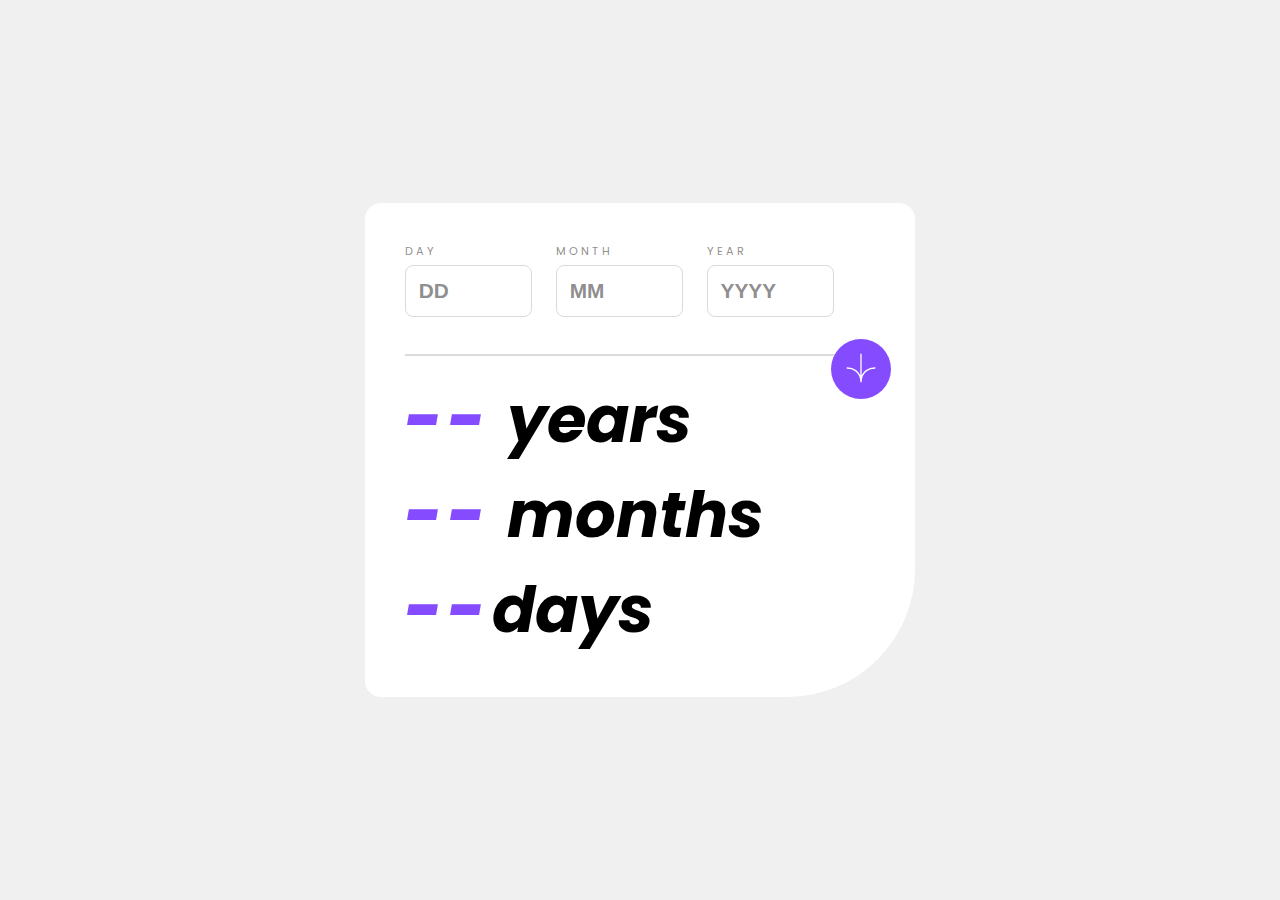
<file: age-calculator-app-main/index.html>
<!DOCTYPE html>
<html lang="en">
<head>
  <meta charset="UTF-8">
  <meta name="viewport" content="width=device-width, initial-scale=1.0"> <!-- displays site properly based on user's device -->

  <link rel="icon" type="image/png" sizes="32x32" href="./assets/images/favicon-32x32.png">
  <link rel="stylesheet" href="style.css">
  <title>Age calculator app</title>
</head>
<body>
     <main class="container">
       <div class="container-top">
        <form>
          <div class="card">
            <label>Day</label>
            <input type="number" placeholder="DD" id="day">
            <span></span>
        </div>
        <div class="card">
          <label>Month</label>
          <input type="number" placeholder="MM" id="month">
          <span></span>
        </div>
        <div class="card">
          <label> Year</label>
          <input type="number" placeholder="YYYY" id="year">
          <span></span>
        </div>
        <button id="btn" type="submit"><img src="assets/images/icon-arrow.svg" alt=""></button>
        </form>
      </div>
      <div class="container-bottom">
        <h1><b id="YY">--</b> years</h1>
        <h1><b id="MM">--</b> months</h1>
        <h1><b id="DD">--</b>days</h1>
      </div>
    </main>
  <script src="script.js"></script>
</body>
</html>
</file>
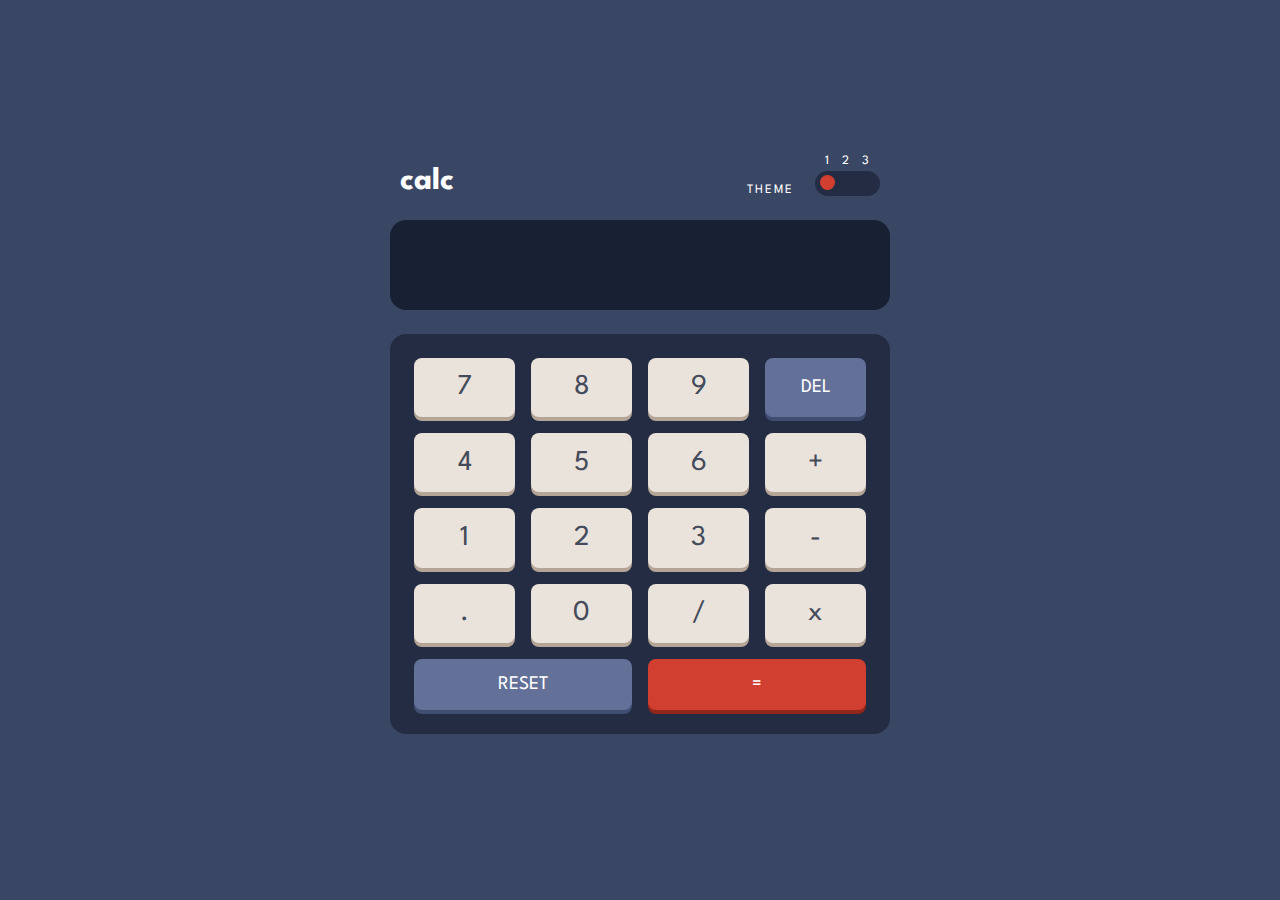
<file: Calculator-App/index.html>
<!DOCTYPE html>
<html lang="en">
<head>
  <meta charset="UTF-8">
  <meta name="viewport" content="width=device-width, initial-scale=1.0"> <!-- displays site properly based on user's device -->

  <link rel="icon" type="image/png" sizes="32x32" href="./images/favicon-32x32.png">
  <link rel="stylesheet" href="style.css">
  <title>Calculator app</title>
</head>
<body>
    <header class="top-wrapper">  
      <h1 class="h-theme1">calc</h1>
      <div class="Theme-changer">
          <span class="s-theme1">Theme</span>
          <div class="Color-Change-btn-select">
            <span class="s-theme1">1</span>
            <span class="s-theme1">2</span>
            <span class="s-theme1">3</span>
            <div class="Color-Change-btn CCb-theme1">
             <div class="toggle theme1">
               <p class="num">1</p> 
               <p class="num">2</p> 
               <p class="num">3</p>
             </div>
             <button class="color-btn Cb-theme1"></button>
           </div>
        </div>
      </div>
    </header>

  <main>
     <div class="display-result">
       <input type="text" class="display-result-inp Dr-theme1">
     </div>
     <div class="calculator-keys Ck-theme1">
       <button class="okey btheme1">7</button>
       <button class="okey btheme1">8</button>
       <button class="okey btheme1">9</button>
       <button class="del-clr d-r-theme1">DEL</button>
       <button class="okey btheme1">4</button>
       <button class="okey btheme1">5</button>
       <button class="okey btheme1">6</button>
       <button class="okey btheme1">+</button>
       <button class="okey btheme1">1</button>
       <button class="okey btheme1">2</button>
       <button class="okey btheme1">3</button>
       <button class="okey btheme1">-</button>
       <button class="okey btheme1">.</button>
       <button class="okey btheme1">0</button>
       <button class="okey btheme1">/</button>
       <button class="okey btheme1">x</button>
       <button id="reset" class="del-clr d-r-theme1">RESET</button>
       <button id="result" class="output otheme1">=</button>
    </div>
  </main>
<script src="script.js"></script>
</body>
</html>
</file>
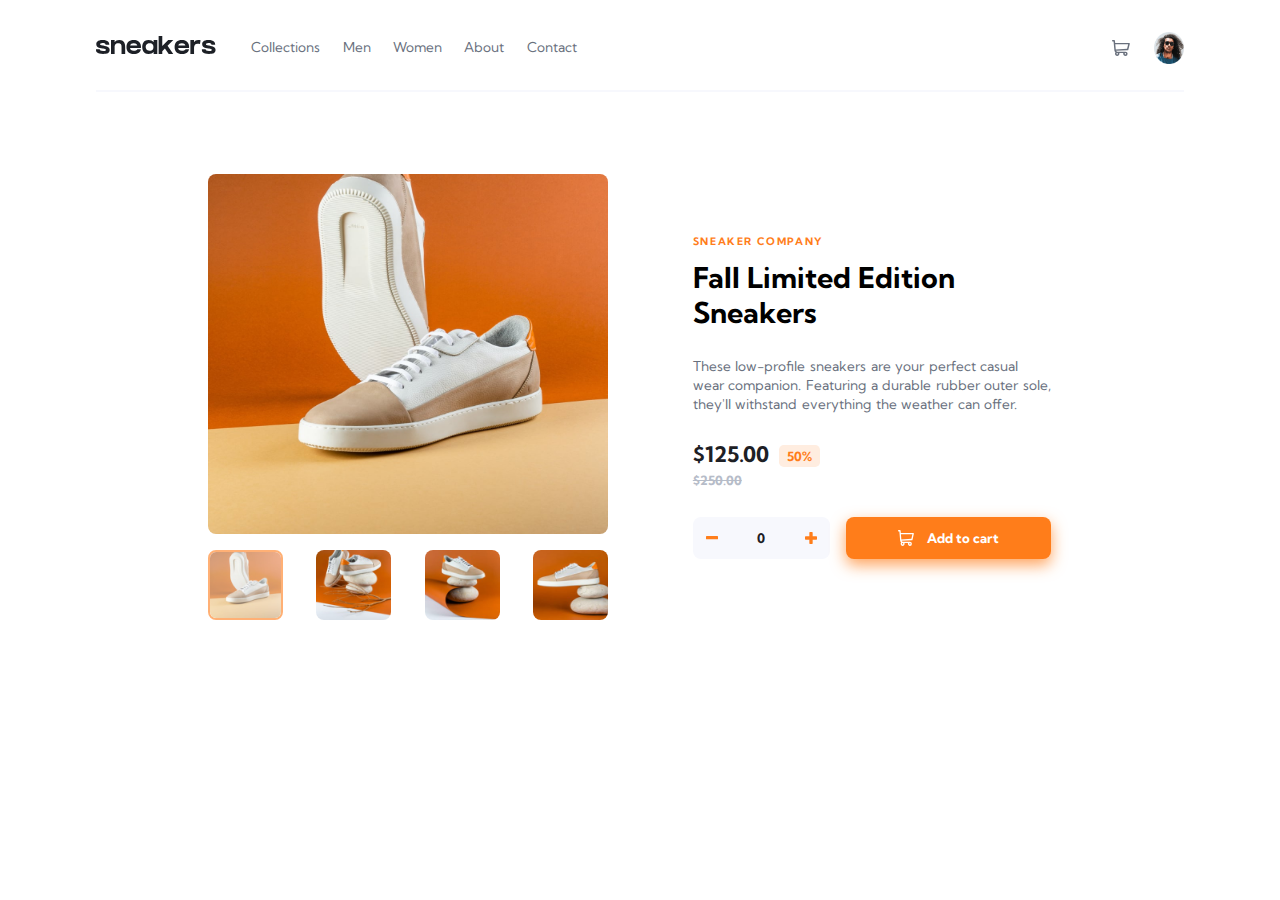
<file: ecommerce-product-page-main/index.html>
<!DOCTYPE html>
<html lang="en">
<head>
  <meta charset="UTF-8">
  <meta name="viewport" content="width=device-width, initial-scale=1.0"> <!-- displays site properly based on user's device -->

  <link rel="icon" type="image/png" sizes="32x32" href="./images/favicon-32x32.png">
  <link rel="stylesheet" href="style.css">
  <title>E-commerce product page</title>
</head>
<body>
   
   <header role="banner"></header>
   <div class="container">
    <section id="img-slider"></section>
    <section id="addCart"></section>
   </div>
  
  <script src="scripts/header.js"></script>
  <script src="scripts/productImgs.js"></script>
  <script src="scripts/addCart.js"></script>
  
</body>
</html>
</file>
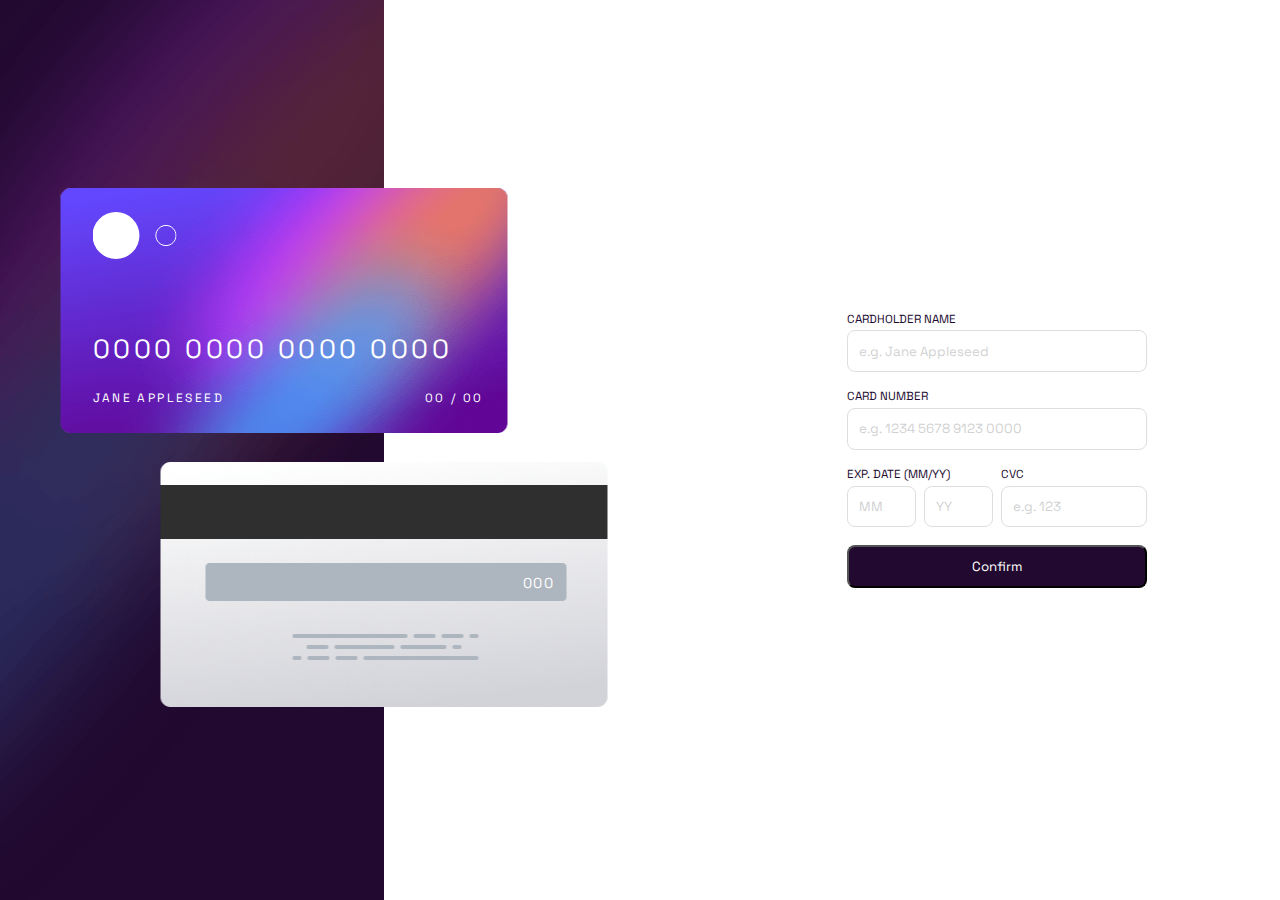
<file: interactive-card-details-form-main/index.html>
<!DOCTYPE html>
<html lang="en">
<head>
  <meta charset="UTF-8">
  <meta name="viewport" content="width=device-width, initial-scale=1.0"> <!-- displays site properly based on user's device -->

  <link rel="icon" type="image/png" sizes="32x32" href="./images/favicon-32x32.png">
  <link rel="stylesheet" href="style.css">
  <title>Interactive card details form</title>
</head>
<body>
      <aside class="bg-main">
        <div class="cards">
         <div class="card-front">
          <img src="images/bg-card-front.png" alt="card-front">
          <div class="cardf-detail">
           <img src="images/card-logo.svg" alt="logo">
            <p id="c-num">0000 0000 0000 0000</p>
            <div class="value">
              <span id="nam">Jane Appleseed</span>
              <div class="num">
                <span id="mnth">00</span>
                /
                <span id="yr">00</span>
              </div>
            </div>
          </div>
        </div>
        <div class="card-back">
          <img src="images/bg-card-back.png" alt="card-back">
           <span id="cvc">000</span>
        </div>
      </div>
      </aside>
      <main class="card-form">
          <form>
            <div class="person-name">
             <label>Cardholder Name</label>
              <input type="text" placeholder="e.g. Jane Appleseed" id="name">
              <span></span>
            </div>
            <div class="card-number">
              <label>Card Number</label>
              <input type="text" placeholder="e.g. 1234 5678 9123 0000" id="card-num">
              <span></span>
            </div>
            <div class="dates">
               <div class="exp-date">
                  <label>Exp. Date (MM/YY)</label>
                 <div class="time">
                  <input type="number" placeholder="MM" id="month">
                  <input type="number" placeholder="YY" id="year">
                 </div>
                 <span></span>
                </div>
                <div class="cvc">
                <label>CVC</label>
                <input type="number" placeholder="e.g. 123" id="cvc-inp">
                <span></span>
               </div>
            </div>
            <button id="btn" type="confirm">Confirm</button>
          </form>

        </main>
  <!-- Completed state start 

  Thank you!
  We've added your card details
  Continue-->
  
<script src="script.js"></script>
</body>
</html>
</file>
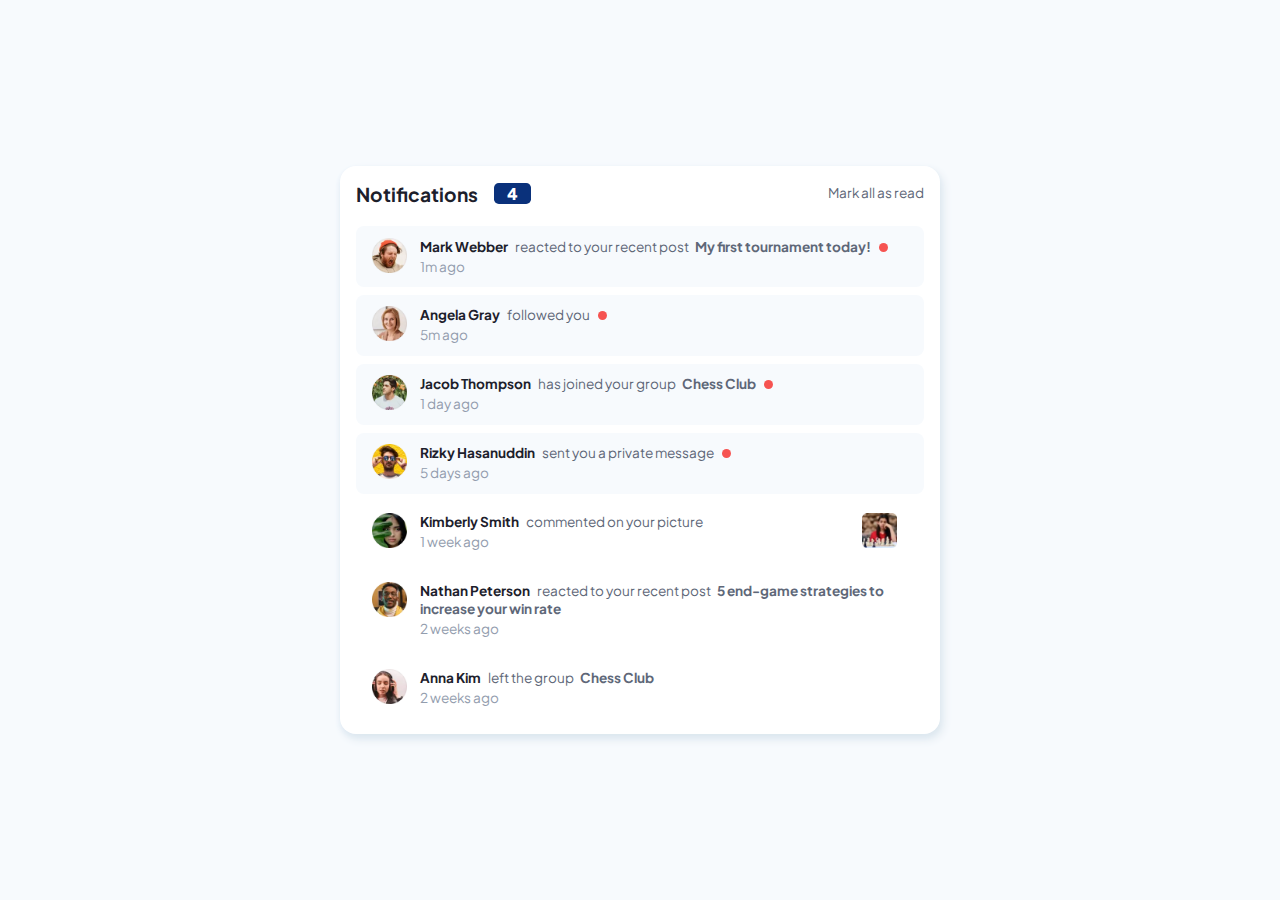
<file: notifications-page-main/index.html>
<!DOCTYPE html>
<html lang="en">
<head>
  <meta charset="UTF-8">
  <meta name="viewport" content="width=device-width, initial-scale=1.0"> <!-- displays site properly based on user's device -->

  <link rel="icon" type="image/png" sizes="32x32" href="./assets/images/favicon-32x32.png">
  <link rel="stylesheet" href="style.css">
  <title>Notifications page</title>
</head>
<body>
    <main class="wrapper">
       <header>
         <div class="notify">
           <h2>Notifications</h2>
           <span id="notify-numbers"></span>
         </div>
         <p id="mark-all-read">Mark all as read</p>
       </header>
       <div class="notifications">
          <div class="persons new-msg">
            <img src="assets/images/avatar-mark-webber.webp" alt="person1">
            <div>
              <p><strong class="name">Mark Webber</strong> reacted to your recent post <b>My first tournament today!</b></p>
              <p>1m ago</p>
            </div>
          </div>
          <div class="persons new-msg">
            <img src="assets/images/avatar-angela-gray.webp" alt="person2">
            <div>
              <p><strong class="name">Angela Gray</strong> followed you</p>
              <p>5m ago</p>
            </div>
          </div>
          <div class="persons new-msg">
            <img src="assets/images/avatar-jacob-thompson.webp" alt="person3">
            <div>
              <p><strong class="name">Jacob Thompson</strong> has joined your group <b>Chess Club</b></p>
              <p>1 day ago</p>
            </div>
          </div>
          <div class="persons new-msg" id="show-msg">
            <img src="assets/images/avatar-rizky-hasanuddin.webp" alt="person4">
            <div>
              <p><strong class="name">Rizky Hasanuddin</strong> sent you a private message</p>
              <p>5 days ago</p>
            </div>
          </div>
          <div id="msg">
            <p>Hello, thanks for setting up the Chess Club. I've been a member for a few weeks now and 
              I'm already having lots of fun and improving my game.</p>
          </div>
          <div class="persons">
            <img src="assets/images/avatar-kimberly-smith.webp" alt="person5">
            <div>
              <div>
               <p><strong class="name">Kimberly Smith</strong> commented on your picture</p>
               <p>1 week ago</p>
              </div>
              <img src="assets/images/image-chess.webp" alt="chess-img">
            </div>
          </div>
          <div class="persons">
            <img src="assets/images/avatar-nathan-peterson.webp" alt="person6">
            <div>
              <p><strong class="name">Nathan Peterson</strong> reacted to your recent post <b>5 end-game strategies to increase your win rate</b></p>
              <p>2 weeks ago</p>
            </div>
          </div>
          <div class="persons">
            <img src="assets/images/avatar-anna-kim.webp" alt="person7">
            <div>
              <p><strong class="name">Anna Kim</strong> left the group <b>Chess Club</b></p>
              <p>2 weeks ago</p>
            </div>
          </div>
       </div>
    </main>
  <script src="script.js"></script>
</body>
</html>
</file>
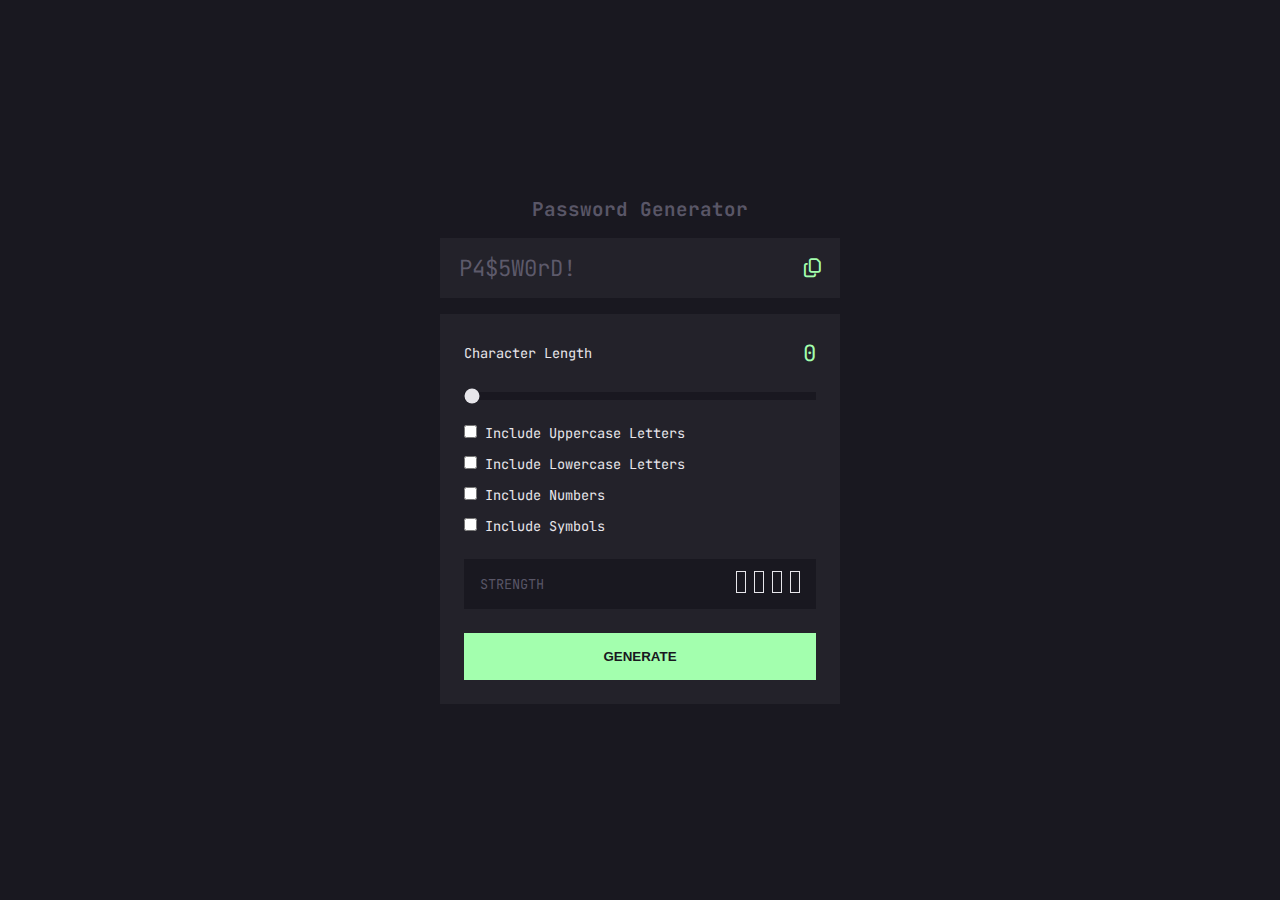
<file: password-generator/index.html>
<!DOCTYPE html>
<html lang="en">
<head>
    <meta charset="UTF-8">
    <meta name="viewport" content="width=device-width, initial-scale=1.0">
    <link rel="stylesheet" href="style.css">
    <link rel="stylesheet" href="https://cdnjs.cloudflare.com/ajax/libs/font-awesome/6.4.2/css/all.min.css" crossorigin="anonymous" />
    <title>Password Generator</title>
</head>
<body>
    <main class="container">
      <h1>Password Generator</h1>
      <div class="password">
        <p>P4$5W0rD!</p>
        <p id="copied"></p>
        <i class="fa-regular fa-copy"></i>
      </div>
      <div class="options">
        <label for="slider">Character Length<span id="sliderVal">0</span></label>
        <input type="range" id="slider" name="slider" min="8" max="15" value="0">
        <div class="chkboxes">
          <label for="upperCase" class="chckBox">
            <input type="checkbox" id="uppercase" name="upperCase" class="chk"> Include Uppercase Letters
          </label>
          <label for="lowerCase" class="chckBox">
            <input type="checkbox" id="lowercase" name="lowerCase" class="chk"> Include Lowercase Letters
          </label>
          <label for="numbers" class="chckBox">
            <input type="checkbox" id="numbers" name="numbers" class="chk"> Include Numbers
          </label>
          <label for="symbols" class="chckBox">
            <input type="checkbox" id="symbols" name="symbols" class="chk"> Include Symbols
          </label>
        </div>
        <div class="strength">
          <p>strength</p>
          <p id="str-type"></p>
          <div>
            <div class="bar"></div>
            <div class="bar"></div>
            <div class="bar"></div>
            <div class="bar"></div>
          </div>
        </div>
        <button id="generate-btn">generate</button>
      </div>
    </main>
    <script src="script.js"></script>
</body>
</html>
</file>
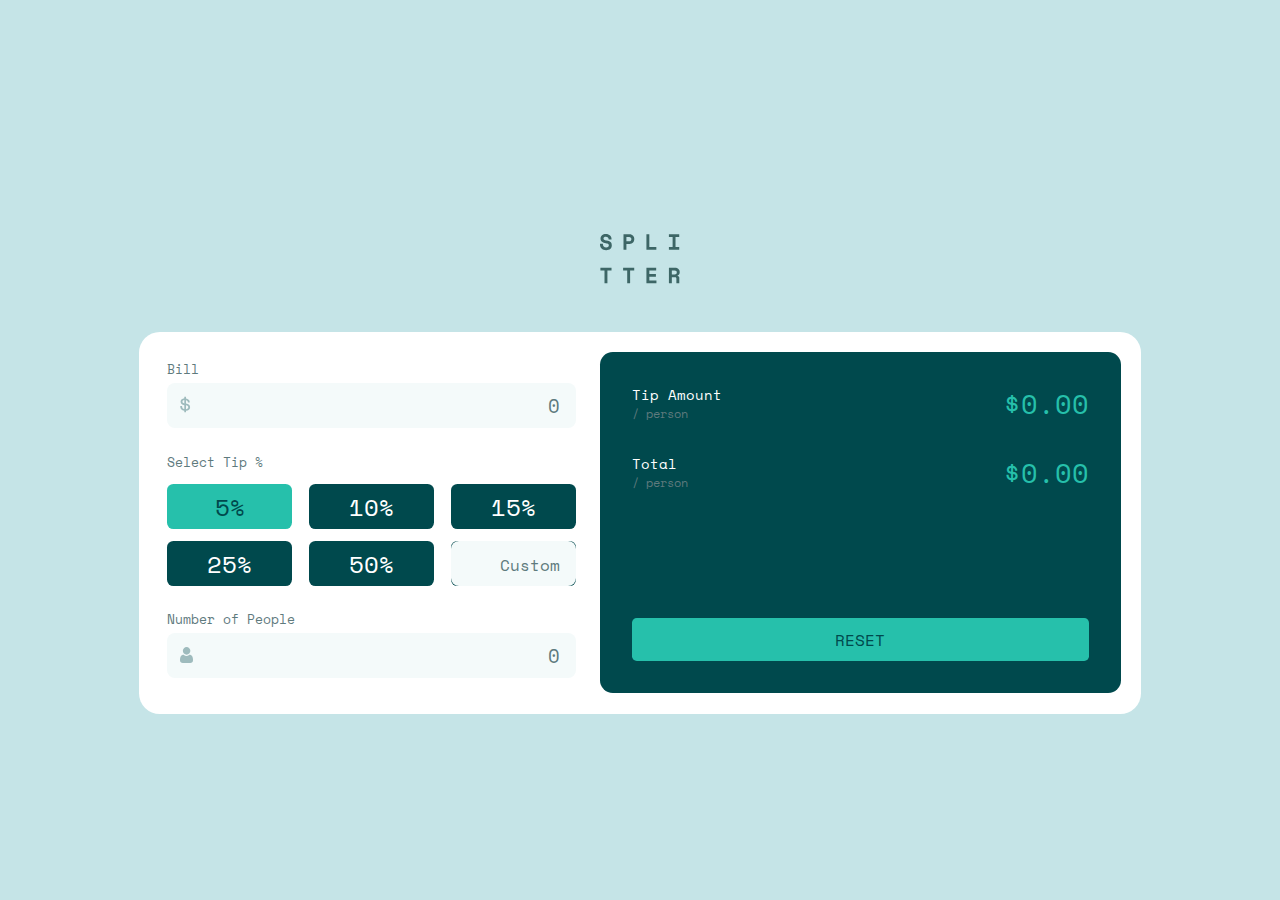
<file: tip-calculator-app-main/index.html>
<!DOCTYPE html>
<html lang="en">
<head>
  <meta charset="UTF-8">
  <meta name="viewport" content="width=device-width, initial-scale=1.0"> <!-- displays site properly based on user's device -->

  <link rel="icon" type="image/png" sizes="32x32" href="./images/favicon-32x32.png">
  <link rel="stylesheet" href="style.css">
  <title>Tip calculator app</title>
</head>
<body>
  <main class="wrapper">
      <img src="images/logo.svg" alt="logo">
      <div class="container">
        <div class="enter-values">
          <div class="bill-amount">
            <div class="heading-err">
              <label>Bill</label>
              <span></span>
            </div>
            <div class="icon-inp">
              <img src="images/icon-dollar.svg" alt="">
              <input type="number" placeholder="0" id="bill">
            </div>
          </div>
          <div class="S-tip">
            <label>Select Tip %</label>
            <ul class="tips">
              <li class="tip tip-active">5%</li>
              <li class="tip">10%</li>
              <li class="tip">15%</li>
              <li class="tip">25%</li>
              <li class="tip">50%</li>
              <li class="tip"><input type="number" placeholder="Custom" id="cTip"></li>
            </ul>
          </div>
          <div class="people-number">
            <div class="heading-err">
              <label>Number of People</label>
              <span></span>
            </div>
            <div class="icon-inp">
              <img src="images/icon-person.svg" alt="">
              <input type="number" placeholder="0" id="n-people">
            </div>
          </div>
        </div>
          <div class="calculation">
            <div class="tip-amt-val result">
              <div class="txt">
                <span>Tip Amount</span>
                <span>/ person</span>
              </div>
              <span></span>
            </div>
            <div class="total-val result">
              <div class="txt">
                <span>Total</span>
                <span>/ person</span>
              </div>
              <span></span>
            </div>
            <button id="reset-btn">Reset</button>
          </div>
      </div>
  </main>
<script src="script.js"></script>
</body>
</html>
</file>
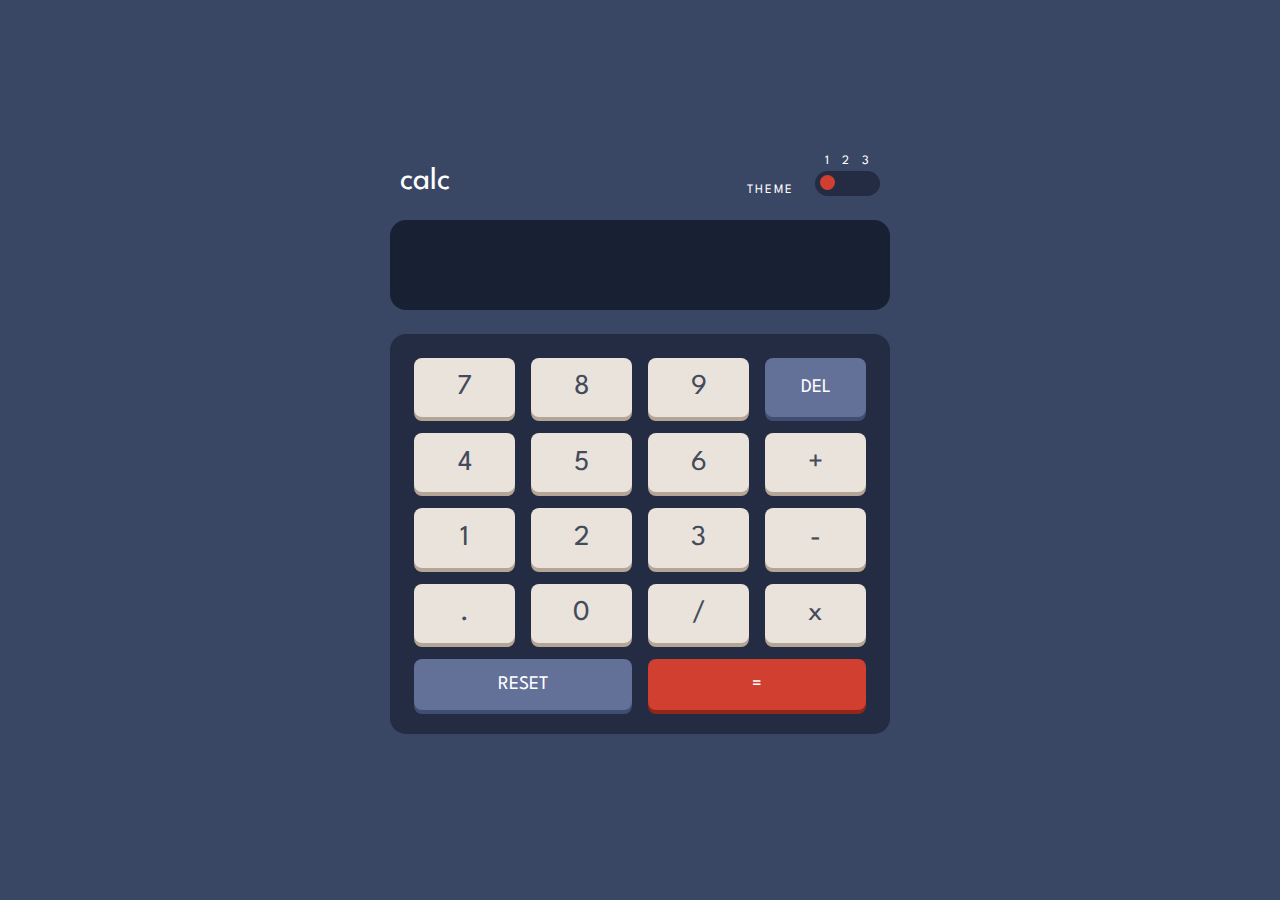
<file: Calculator-App/Calculator-App/index.html>
<!DOCTYPE html>
<html lang="en">
<head>
  <meta charset="UTF-8">
  <meta name="viewport" content="width=device-width, initial-scale=1.0"> <!-- displays site properly based on user's device -->

  <link rel="icon" type="image/png" sizes="32x32" href="./images/favicon-32x32.png">
  <link rel="stylesheet" href="style.css">
  <title>Calculator app</title>
</head>
<body>
    <section class="top-wrapper">  
      <header class="h-theme1">calc</header>
      <div class="Theme-changer">
          <span class="s-theme1">Theme</span>
          <div class="Color-Change-btn-select">
            <span class="s-theme1">1</span>
            <span class="s-theme1">2</span>
            <span class="s-theme1">3</span>
            <div class="Color-Change-btn CCb-theme1">
             <div class="toggle theme1">
               <p class="num">1</p> 
               <p class="num">2</p> 
               <p class="num">3</p>
             </div>
             <button class="color-btn Cb-theme1"></button>
           </div>
        </div>
      </div>
    </section>
    <section class="display-result">
      <input type="text" class="display-result-inp Dr-theme1">
    </section>
    <section class="calculator-keys Ck-theme1">
      <button class="okey btheme1">7</button>
      <button class="okey btheme1">8</button>
      <button class="okey btheme1">9</button>
      <button class="del-clr d-r-theme1">DEL</button>
      <button class="okey btheme1">4</button>
      <button class="okey btheme1">5</button>
      <button class="okey btheme1">6</button>
      <button class="okey btheme1">+</button>
      <button class="okey btheme1">1</button>
      <button class="okey btheme1">2</button>
      <button class="okey btheme1">3</button>
      <button class="okey btheme1">-</button>
      <button class="okey btheme1">.</button>
      <button class="okey btheme1">0</button>
      <button class="okey btheme1">/</button>
      <button class="okey btheme1">x</button>
      <button id="reset" class="del-clr d-r-theme1">RESET</button>
      <button id="result" class="output otheme1">=</button>
    </section>
<script src="script.js"></script>
</body>
</html>
</file>
<file: age-calculator-app-main/style.css>
@import url('https://fonts.googleapis.com/css2?family=Josefin+Sans:wght@300;400;600&family=Kumbh+Sans:wght@400;700&family=Manrope:wght@500;700&family=Overpass:wght@400;700&family=Poppins:ital,wght@0,700;1,400;1,800&family=Roboto:wght@400;700&display=swap');
:root{
    --Purple: hsl(259, 100%, 65%);
--Light-red: hsl(0, 100%, 67%);
--White: hsl(0, 0%, 100%);
--Off-white: hsl(0, 0%, 94%);
--Light-grey: hsl(0, 0%, 86%);
--Smokey-grey: hsla(0, 1%, 44%,0.8);
--Off-black: hsl(0, 0%, 8%);
}
*{
    margin:0;
    padding:0;
    box-sizing:border-box;
}
body{
    font-size:32px;
    font-family:'Poppins','san-serif';
    background:var(--Off-white);
    display:flex;
    justify-content:center;
    align-items:center;
    min-height:100vh;
}
.container{
    width:550px;
    background:var(--White);
    display:flex;
    flex-direction:column;
    gap:1rem;
    padding:2.5rem;
    border-radius:1rem 1rem 8rem 1rem;
}
.container-top{position:relative;border-bottom:0.065em solid var(--Light-grey);}
.container-top>form{
    display:flex;
    gap:1.5rem;
    margin-bottom:2rem;
}
.card{
    width:27%;
    display:flex;
    flex-direction:column;
    gap:0.3rem;
}
.card>label{ font-size:0.7rem;letter-spacing:0.2rem;text-transform:uppercase; color:var(--Smokey-grey);}
input{
    color:var(--Off-black);
    font-weight:800;
    font-size:1.3rem;
    padding:0.8rem;
    border-radius:0.5rem;
    border:0.01em solid var(--Light-grey);
}
input::-webkit-inner-spin-button,input::-webkit-outer-spin-button{-webkit-appearance:none;}
input:focus{outline:none;}
::placeholder{color:var(--Smokey-grey);font-size:1.3rem;font-weight:800;}
button{
    position:absolute;
    top:6rem;
    right:-1rem;
    border-radius:50%;
    width:60px;
    height:60px;
    border:none;
    background:var( --Purple);
    cursor:pointer;
}
button:hover{background:var(--Off-black );}
button>img{width:30px;height:40px;}
.container-bottom>h1{font-style:italic;}
.container-bottom>h1 b{color:var( --Purple);letter-spacing:0.4rem;font-weight:800;}
.err-txt{color:var(--Light-red);font-size:0.7rem;font-style:italic;}
@media (max-width:569px){
    .container{
        width:300px;
        padding:1.5rem;
        gap:2rem;
    }
    .container-top>form{
      gap:0.8rem;
      margin-bottom:2rem;
   }
    .card{
         width:30%;
    }
    input{
        font-size:1.2rem;
         padding:0.6rem 0.3rem;
    }
    button{
        width:50px;
        height:50px;
        top:6rem;
       
    }
    .container-bottom>h1{
        font-size:2.5rem;
    }
}
</file>
<file: Calculator-App/style.css>
@import url('https://fonts.googleapis.com/css2?family=Inter:wght@400;700;800&family=Josefin+Sans:wght@300;400;600&family=Kumbh+Sans:wght@400;700&family=League+Spartan:wght@700&family=Manrope:wght@500;700&family=Overpass:wght@400;700&family=Poppins:ital,wght@0,700;1,400;1,800&family=Roboto:wght@400;700&family=Space+Grotesk:wght@500&family=Space+Mono:wght@700&display=swap');

*{
    margin:0;
    padding:0;
    box-sizing:border-box;
    font-family:'League Spartan','sans-serif';
}
body,.top-wrapper,.Theme-changer,main{display:flex;}
body{
    font-size:32px;
    flex-direction:column;
    gap:1.5rem;
    justify-content:center;
    align-items:center;
    min-height:100vh;
    background:hsl(222, 26%, 31%);
    padding:2rem 1.5rem;
}
h1{font-size:2rem;margin-left:0.6rem;}
.top-wrapper{position:relative;width:100%;justify-content:space-between;}
span{font-size:0.8rem;text-transform:uppercase;letter-spacing:0.13rem;}
.Theme-changer{align-items:flex-end;margin-right:6rem;}
.Color-Change-btn-select{position:absolute;right:0.6rem;width:65px;text-align:center;letter-spacing:0.18rem;cursor:pointer;}
.toggle{display:flex;margin-left:0.3rem;}
.Color-Change-btn{
    position:relative;
    width:100%;
    height:25px;
    border-radius:1rem;
}
.color-btn{
    position:absolute;
    top:0.3rem;
    width:15px;
    height:15px;
    border-radius:50%;
    border:none;
}
main{
    width:100%;
    flex-direction:column;
    gap:1.5rem;
}
.display-result{
    width:100%;
    height:90px;
}
.display-result>input{ 
    width:100%;
    height:100%;
    text-align:right;
    outline:none;
    border:none;
    font-size:32px;
    padding:2rem;
    border-radius:1rem;
    letter-spacing:0.1rem;
}
.calculator-keys{
    width:100%;
    height:400px;
    border-radius:1rem;
    padding:1.5rem;
    display:grid;
    grid-template-columns:repeat(4,1fr);
    column-gap:1rem;
    row-gap:1rem;
}
button{
    cursor:pointer;
    font-size:1.2rem;
    border-radius:0.5rem;
    border:none;
    outline:none;
}
.okey{font-size:1.8rem;}
#reset{display:grid;grid-column:1/3;}
.output{display:grid;grid-column:3/5;}
#reset,#result{display:flex;justify-content:center;align-items:center;}

@media screen and (min-width:600px){
    .top-wrapper,main{
        width:500px;
    }
}

/*-------------------------Theme#1-----------------------------*/
.h-theme1,.s-theme1{color:hsl(0, 0%, 100%);}
.CCb-theme1{background:hsl(223, 31%, 20%);}
.theme1{color:hsl(223, 31%, 20%);}
.Cb-theme1{left:0.3rem;background:hsl(6, 63%, 50%);}
.Dr-theme1{background:hsl(224, 36%, 15%);color: hsl(0, 0%, 100%);}
.Ck-theme1{background:hsl(223, 31%, 20%);}
.btheme1{color:hsl(221, 14%, 31%);background:hsl(30, 25%, 89%);box-shadow:0 4px 0 hsl(28, 16%, 65%);}
.d-r-theme1{color: hsl(0, 0%, 100%);background:hsl(225, 21%, 49%);box-shadow:0 4px 0 hsl(224, 28%, 35%);}
.otheme1{color: hsl(0, 0%, 100%);background:hsl(6, 63%, 50%);box-shadow:0 4px 0 hsl(6, 70%, 34%);}
/*----activeBtns-----*/
.btheme1:active{box-shadow: inset 1px 1px 3px hsl(30, 13%, 59%), inset -1px -1px 3px hsl(30, 25%, 89%);background:hsl(0, 0%, 100%);}
.d-r-theme1:active{box-shadow: inset 1px 1px 4px hsl(224, 28%, 35%), inset -1px -1px 4px hsl(225, 21%, 49%);background:hsl(226, 18%, 53%);}
.otheme1:active{box-shadow: inset 1px 1px 3px hsl(6, 70%, 34%), inset -1px -1px 3px hsl(6, 63%, 50%);background:hsl(6, 45%, 53%);}

/*--------------------------Theme#2-----------------------------*/
.h-theme2,.s-theme2{color:hsl(60, 10%, 19%);}
.CCb-theme2{background:hsl(0, 5%, 81%);}
.theme2{color:hsl(0, 5%, 81%);}
.Cb-theme2{left:1.5rem;background:hsl(25, 98%, 40%);}
.Dr-theme2{background:hsl(0, 0%, 93%);color:hsl(60, 10%, 19%);}
.Ck-theme2{background:hsl(0, 5%, 81%);}
.btheme2{color:hsl(60, 10%, 19%);background:hsl(45, 7%, 89%);box-shadow:0 4px 0 hsl(35, 11%, 61%);}
.d-r-theme2{color: hsl(0, 0%, 100%);background:hsl(185, 42%, 37%);box-shadow:0 4px 0 hsl(185, 58%, 25%);}
.otheme2{color: hsl(0, 0%, 100%);background:hsl(25, 98%, 40%);box-shadow:0 4px 0 hsl(25, 99%, 27%);}
/*-----------ActiveBtn---------------*/
.btheme2:active{box-shadow: inset 1px 1px 2px hsl(35, 11%, 61%), inset -1px -1px 2px hsl(45, 7%, 89%);background:hsla(0, 0%, 100%, 0.553);}
.d-r-theme2:active{box-shadow: inset 1px 1px 4px hsl(185, 58%, 25%), inset -1px -1px 4px hsl(185, 42%, 37%);background:hsl(184, 25%, 45%);}
.otheme2:active{box-shadow: inset 1px 1px 2px hsl(25, 99%, 27%), inset -1px -1px 2px hsl(25, 98%, 40%);background:hsl(25, 79%, 55%);}

/*--------------------------Theme#3-----------------------------*/
.h-theme3,.s-theme3{color:hsl(52, 100%, 62%);}
.CCb-theme3{background:hsl(268, 71%, 12%);}
.theme3{color:hsl(268, 71%, 12%);}
.Cb-theme3{right:0.3rem;background:hsl(176, 100%, 44%);}
.Dr-theme3{background:hsl(268, 71%, 12%);color:hsl(52, 100%, 62%);}
.Ck-theme3{background:hsl(268, 71%, 12%);}
.btheme3{color:hsl(52, 100%, 62%);background:hsl(268, 47%, 21%);box-shadow:0 4px 0 hsl(290, 70%, 36%);}
.d-r-theme3{color: hsl(0, 0%, 100%);background:hsl(281, 89%, 26%);box-shadow:0 4px 0 hsl(285, 91%, 52%);}
.otheme3{color: hsl(198, 20%, 13%);background:hsl(176, 100%, 44%);box-shadow:0 4px 0 hsl(177, 92%, 70%);}
/*-----------ActiveBtn---------------*/
.btheme3:active{box-shadow: inset 1px 1px 3px hsl(268, 47%, 21%), inset -1px -1px 2px hsl(290, 53%, 39%);background:hsl(268, 42%, 32%);}
.d-r-theme3:active{box-shadow: inset 1px 1px 2px hsl(285, 91%, 52%), inset -1px -1px 2px hsl(281, 89%, 26%);background:hsl(281, 89%, 26%);}
.otheme3:active{box-shadow: inset 1px 1px 2px hsl(177, 92%, 70%), inset -1px -1px 2px hsl(176, 100%, 44%);background:hsl(176, 48%, 51%);}
</file>
<file: ecommerce-product-page-main/style.css>
@import url('https://fonts.googleapis.com/css2?family=DM+Sans:opsz,wght@9..40,400;9..40,700&family=Inter:wght@400;700;800&family=Josefin+Sans:wght@300;400;600&family=Kumbh+Sans:wght@400;700&family=League+Spartan:wght@700&family=Manrope:wght@600;800&family=Overpass:wght@400;700&family=Plus+Jakarta+Sans:wght@500;800&family=Poppins:ital,wght@0,700;1,400;1,800&family=Roboto:wght@400;700&family=Space+Grotesk:wght@500&family=Space+Mono:wght@700&display=swap');
:root{
    --Orange: hsl(26, 100%, 55%);
    --Pale-orange: hsla(25, 100%, 94%);
    --Very-dark-blue: hsl(220, 13%, 13%);
    --Dark-grayish-blue: hsl(219, 9%, 45%);
    --Grayish-blue: hsl(220, 14%, 75%);
    --Light-grayish-blue: hsl(223, 64%, 98%);
    --White: hsl(0, 0%, 100%);
    --Black: hsl(0, 0%, 0%);
}
*{
    margin:0;
    padding:0;
    box-sizing:border-box;
    font-family:"Kumbh Sans";
    -webkit-tap-highlight-color:transparent;
}
body{font-size:16px;height:100vh;}
header,.menu-logo,.cart-avt,#addCart,#img-slider,.text,.amnt,.cartBtns,.cartBtns button,
.item-add>div,.item-add{display:flex;}
header{height:60px; justify-content:space-between;}
#menuBtn,#closeBtn,nav,.cart-avt img:nth-Child(1),button,
.item-add>div img:nth-child(3){cursor:pointer;-webkit-tap-highlight-color:transparent;}
a:focus,a:visited,a:active{outline:none;}
.menu-logo,.cart-avt{
    gap:1rem;
    align-items:center;
    margin:auto 1.3rem;
}
nav{
    display:none;
    position:fixed;
    top:0;
    left:0;
    width:68%;
    padding:5rem 1.3rem;
    height:100vh;
    background:var(--White);
    z-index:4;
}
.sidenav-overlay,.desktop-overlay{
    position: fixed;
    top: 0;
    left: 0;
    width: 100%;
    height: 100vh;
    background:var(--Black);
    opacity:75%;
    z-index:2;
}
.desktop-overlay,.thumbnails,.desktop-slider{display:none;}
nav a{
    position:relative;
    padding:0.8rem 0;
    width:fit-content;
    color:var(--Very-dark-blue);
    font-weight:700;
    text-decoration:none;
    display:block;
}
nav a::after{
    content:'';
    position:absolute;
    left:0;
    bottom:0.2em;
    display:block;
    width:0;
    height:3px;
    background:var(--Orange);
}
nav a:hover::after{width:100%;transition:width 0.3s linear;}
.menu-logo img:nth-Child(1){width:16px;height:15px;margin-top:0.3rem;}
.menu-logo img:nth-Child(2){width:120px;height:18px;}
.cart-avt img:nth-Child(1){width:22px;height:20px;}
.cart-avt img:nth-Child(2){width:25px;}
.cart-avt{gap:1.5rem;position:relative;}
#closeBtn{z-index:5;width:14px;height:15px;position:fixed;}
.container{max-height:100vh;}
.cart-container{
    position:absolute;
    top:0.6rem;
    width:96%;
    height:80%;
    background:var(--White);
    border-radius:0.5rem;
    box-shadow:0 3px 10px hsla(0, 0%, 0%,0.4);
}
.cart-container>p:nth-Child(1){
     color:var(--Very-dark-blue);
     font-weight:700;
     border-bottom:0.1em solid rgba(221, 220, 220, 0.845);
     padding:0.9rem 1rem;
}
.cart-container>p:nth-Child(2){
    color:var(--Dark-grayish-blue);
    font-size:0.9rem;
    font-weight:700;
    text-align:center;
    padding-top:4rem;
}
#img-slider{
    position:relative;
    justify-content:center;
    height:280px;
}
#img-slider>img{width:100%;height:100%;}
#img-slider>button{
    border-radius:50%;
    width:35px;
    height:35px;
    border:none;
    background:var(--White);
    padding:0.55rem;
}
#nxtBtn,#prvBtn{position:absolute;top:7rem;}
#nxtBtn{right:1rem;}
#prvBtn{left:1rem;}
#addCart{
    flex-direction:column;
    gap:1.3rem;
    padding:1.3rem;
}
.text{flex-direction:column;gap:0.7rem;}
.text>p:nth-Child(1){text-transform:uppercase;color:var(--Orange);font-size:0.65rem;letter-spacing:0.1rem;font-weight:700;}
.text>p:nth-Child(3){font-size:0.85rem;color:var(--Dark-grayish-blue);line-height:1.2rem;word-spacing:0.1rem;}
h2{font-size:1.8rem;}
.amnt{position:relative;justify-content:space-between;align-items:center;}
.amnt p:nth-Child(1){color:var( --Very-dark-blue);font-weight:700;font-size:1.45rem;}
.amnt p:nth-Child(2){
    position:absolute;
    left:6rem;
    color:var(--Orange);
    font-weight:700;
    font-size:0.8rem;
    background:var( --Pale-orange);
    padding:0.2rem 0.5rem;
    border-radius:0.3rem;
}
.amnt p:nth-Child(3){color:var(--Grayish-blue);font-size:0.8rem;font-weight:700;text-decoration:line-through;}
.cartBtns{flex-direction:column;gap:1rem;}
.cartBtns button,.item-add button{padding:0.8rem;border-radius:0.5rem;border:none;align-items:center;}
#items-num{justify-content:space-between;background:var(--Light-grayish-blue);}
#items-num span{color:var( --Very-dark-blue);font-weight:700;}
#add-to-cart,.item-add button{
    justify-content:center;
    gap:0.8rem;
    background:var(--Orange);
    color:var( --White);
    font-weight:700;
    box-shadow:0 6px 15px hsla(26, 100%, 55%,0.7);
}
#add-to-cart>img{width:16px;height:16px;filter:brightness(5);}
.cart-avt span{
    position:absolute;
    top:-0.1rem;
    left:0.6rem;
    font-size:0.6rem;
    font-weight:700;
    background:var(--Orange);
    color:var(--White);
    padding:0.05rem 0.4rem;
    border-radius:0.4rem;
}
.item-add{height:100%;flex-direction:column;align-items:center;}
.item-add>div{height:50%;width:100%;}
.item-add>div{justify-content:space-evenly;align-items:center;}
.item-add>div img:nth-child(1){width:50px;height:50px;border-radius:0.3rem;}
.item-add>div div{line-height:1.5rem;color:var(--Dark-grayish-blue);font-size:0.9rem;}
.item-add>div div p b{color:var(--Black);}
.item-add button{width:85%;}

@media screen and (min-width:400px){
    .cart-container{width:370px;}
}
@media (min-width:600px) and (max-width:799px){ 
    .cart-container>p:nth-Child(2){padding-top:6rem;}
    #img-slider{height:350px;} 
    #nxtBtn,#prvBtn{top:9rem;} 
    #addCart{padding:1rem 5rem;}
    .cartBtns{flex-direction:row;justify-content:space-between;width:100%;gap:2rem;}
    .cartBtns button{width:50%;}
    .item-add>div img:nth-child(1){width:60px;height:60px;}
    .item-add button{padding:1rem;}
}
@media screen and (min-width:800px){

    body{padding:2rem 6rem;}
    header{border-bottom:2px solid var( --Light-grayish-blue);padding-bottom:2rem;}
   .menu-logo img:nth-Child(1),#img-slider>button{display:none;}
   .cart-avt img:nth-Child(1){width:18px;height:16px;}
   .cart-avt img:nth-Child(2){width:30px;height:32px;}
   .menu-logo{position:relative;width:100%;}
   .menu-logo,.cart-avt{margin:auto 0;}
    nav{
       display:block;
       position:absolute;
       left:9rem;
       padding:0rem;
       background:none;
       height:100%;
       z-index:1;
    }
    nav a{
        padding:0rem 0.7rem;
        display:inline-block;
        font-size:0.85rem;
        color:var(--Dark-grayish-blue);
        font-weight:400;
    }
    nav a::after{top:3.5em;display:inline-block;}
    nav a:hover{color:var(--Very-dark-blue);}
    .container{
        position:relative;
        display:flex;
        justify-content:center;
        align-items:flex-start;
        padding:5rem 1rem;
        gap:1rem;
    }
    #img-slider{
        position:static;
        display:flex;
        flex-direction:column;
        gap:1rem;
        height:400px;
        width:300px;
     }
     .cart-container{
        position:absolute;
        top:-15px;
        right:0;
        width:300px;
        height:220px;
        box-shadow:1px 6px 14px hsla(0, 0%, 0%,0.3);
        z-index:1;
     }
    .thumbnails{display:flex;justify-content:space-between;}
    .thumbnails>img{
        width:65px;
        height:65px;
        border-radius:0.5rem;
        cursor:pointer;
    }
    .thumImg:nth-Child(1),.thumImg.active,.thumImg:hover{background:var(--Pale-orange);opacity:60%;}
    .slider-thumbnails{justify-content:space-evenly;}
    #img-slider>img{border-radius:0.5rem;height:80%;}
    .desktop-overlay{display:block;}
    .desktop-slider{
        position:absolute;
        left:50%;
        width:400px;
        height:500px;
        margin:1rem 0;
        display:flex;
        flex-direction:column;
        gap:1rem;
        transform:translateX(-50%);
        cursor:pointer;
        z-index:10;
    }
    .desktop-slider>img:nth-Child(2){
        width:100%;
        height:80%;
        border-radius:1rem;
    }
    .desktop-slider>img:nth-Child(3),.desktop-slider>img:nth-Child(4){
        position:absolute;
        top:40%;
        transform:translateY(-40%);
        background:var(--White);
        border-radius:50%;
        padding:0.7rem 0.9rem;
    }
    .desktop-slider>img:nth-Child(3){left:-1.3rem;}
    .desktop-slider>img:nth-Child(4){right:-1.3rem;}
    #close-deskSlider{position:absolute;top:-2rem;right:0.2rem;width:17px;height:19px;}
    #addCart{height:400px;width:320px;justify-content:center;padding:0.3rem;gap:1.8rem;}
    .text>p:nth-Child(3){margin:1rem 0rem;}
    .amnt{flex-direction:column;align-items:flex-start;gap:0.3rem;}
    .amnt p:nth-Child(1){font-size:1.35rem;}
    .amnt p:nth-Child(2){left:5.4rem;top:0.2rem;}
    .cartBtns{flex-direction:row;justify-content:space-between;width:100%;gap:1rem;margin-bottom:0;}
    #items-num{width:40%;}
    #add-to-cart{width:60%;}
    .cart-avt span{top:0.2rem;left:0.5rem;font-size:0.45rem;}

}
@media screen and (min-width:892px){ 
    #img-slider,#addCart{width:400px;height:450px;}
     #addCart{padding:1rem 1.3rem;}
}
@media screen and (min-width:950px){
    .container{gap:4rem;}
    .thumbnails>img{width:75px;height:70px;}
    .cart-container{width:335px;height:230px;}
}
</file>
<file: interactive-card-details-form-main/style.css>
@import url('https://fonts.googleapis.com/css2?family=Inter:wght@400;700;800&family=Josefin+Sans:wght@300;400;600&family=Kumbh+Sans:wght@400;700&family=Manrope:wght@500;700&family=Overpass:wght@400;700&family=Poppins:ital,wght@0,700;1,400;1,800&family=Roboto:wght@400;700&family=Space+Grotesk:wght@500&display=swap');
:root{
    --Linear-gradient: hsl(249, 99%, 64%) to hsl(278, 94%, 30%);
    --Red: hsl(0, 100%, 66%);
    --White: hsl(0, 0%, 100%);
    --Light-grayish-violet: hsl(270, 3%, 87%);
    --Dark-grayish-violet: hsl(279, 6%, 55%);
    --Very-dark-violet: hsl(278, 68%, 11%);
}
*{
    margin:0;
    padding:0;
    box-sizing:border-box;
    font-family:'Space Grotesk','sans-serif';
}
body{
    font-size:18px;
    display:flex;
    justify-content:space-between;
    min-height:100vh;
}
.bg-main{
    position:relative;
    width:30%;
    background:url('images/bg-main-desktop.png') no-repeat;
}
.cards{
    position:absolute;
    top:50%;
    display:flex;
    flex-direction:column;
    gap:1.5rem;
    left:100%;
    transform:translate(-50%,-50%);
}
.card-front{
    position:relative;
    transform:translateX(-100px);
}
.cardf-detail img{
    position:absolute;
    top:1.5rem;
    left:2rem;
}
.cardf-detail p{
    position:absolute;
    bottom:4.5rem;
    left:2rem;
    font-size:1.65rem;
    color:var(--White);
    letter-spacing:0.22rem;
}
.value{ 
    display:flex;
    justify-content:space-between;
    color:var(--White);
    font-size:0.75rem;
    position:absolute;
    bottom:2rem;
    left:2rem;
    right:1.5rem;
    text-transform:uppercase;
    letter-spacing:0.15rem;
}
.card-back{position:relative;}
#cvc{font-size:0.9rem;position:absolute;top:7rem;right:3.3rem;color:var(--White);letter-spacing:0.1rem;}
.card-form{display:flex;justify-content:center;}
form{
    display:flex;
    flex-direction:column;
    justify-content:center;
    gap:0.8rem;
    width:53%;
}
.person-name,.card-number,.exp-date,.cvc{
    display:flex;
    flex-direction:column;
    gap:0.3rem;
}
.dates,.time{ display:flex;gap:0.5rem;}
label{text-transform:uppercase;font-size:0.73rem;color:var( --Very-dark-violet);}
input,button{padding:0.7rem;border-radius:0.5rem;cursor:pointer;}
input{border:1px solid var( --Light-grayish-violet);}
::placeholder{color:hsla(0, 1%, 75%, 0.744);}
input:focus{outline:none;border:1px solid hsl(278, 94%, 30%);}
.exp-date,.cvc{width:50%;}
.time input,.cvc input{width:100%;}
button{color:var(--White);background:var(--Very-dark-violet);}
input::-webkit-outer-spin-button,
input::-webkit-inner-spin-button{
      -webkit-appearance:none;
}
/*firefox*/
input[type=number]{ --moz-appearance:textfield;}
.err{color:var(--Red);font-size:0.75rem;}

@media screen and (max-width:1090px){
    .cards{transform:translate(-34%,-50%);}
    form{margin-right:-9rem;width:60%;}
    .card-front>img,.card-back>img{width:390px;}
    .cardf-detail p{font-size:1.48rem}
    #cvc{top:6rem;}
}
@media screen and (max-width:790px){
    body{flex-direction:column;gap:9.5rem;justify-content:flex-start;}
    .bg-main{
        min-width:100vw;
        height:200px;
        background:url('images/bg-main-mobile.png');
    }
    .cards{
        top:10%;
        flex-direction:column-reverse;
        transform:none;
        margin:0 12rem;
        left:0%;
        gap:0rem;
    }
    .card-front{transform:translateY(-100px);z-index:1;}
    .card-back{transform:translateX(80px);}
    .card-front>img,.card-back>img{width:300px;}
    .cardf-detail img{width:50px;}
    .cardf-detail p{font-size:1rem;}
    #cvc{font-size:0.8rem;top:4.5rem;right:2rem;}
    .value{font-size:0.65rem;}
    form{width:80%;margin-right:0rem;}
}
@media screen and (max-width:576px){
    .cards{margin:0 5rem;}
}
@media screen and (max-width:470px){
    .cards{margin:0 3rem;}
    .card-front{transform:translateY(-80px);}
    .card-back{transform:translateX(55px);}
    .card-front>img,.card-back>img{width:300px;height:100%;}
}
@media screen and (max-width:412px){
    .cards{margin:0 1rem;}
}
@media screen and (max-width:370px){
    .cards{margin:0 0rem;}
}
</file>
<file: notifications-page-main/style.css>
@import url('https://fonts.googleapis.com/css2?family=DM+Sans:opsz,wght@9..40,400;9..40,700&family=Inter:wght@400;700;800&family=Josefin+Sans:wght@300;400;600&family=Kumbh+Sans:wght@400;700&family=League+Spartan:wght@700&family=Manrope:wght@500;700&family=Overpass:wght@400;700&family=Plus+Jakarta+Sans:wght@500;800&family=Poppins:ital,wght@0,700;1,400;1,800&family=Roboto:wght@400;700&family=Space+Grotesk:wght@500&family=Space+Mono:wght@700&display=swap');
:root{
    --Red: hsl(1, 90%, 64%);
    --Blue: hsl(219, 85%, 26%);
    --White: hsl(0, 0%, 100%);
    --Very-light-grayish-blue: hsl(210, 60%, 98%);
    --Light-grayish-blue-1: hsl(211, 68%, 94%);
    --Light-grayish-blue-2: hsl(205, 33%, 90%);
    --Grayish-blue: hsl(219, 14%, 63%);
    --Dark-grayish-blue: hsl(219, 12%, 42%);
    --Very-dark-blue: hsl(224, 21%, 14%);
}
*{
    margin:0;
    padding:0;
    box-sizing:border-box;
    font-family:"Plus Jakarta Sans",'sans-serif';
}
body{font-size:16px;}
.wrapper,header,.notify,.notifications,.persons{display:flex;}
.wrapper{padding:1rem;flex-direction:column;gap:1.3rem;}
header{justify-content:space-between;align-items:center;}
.notify{gap:1rem; align-items:center;}
h2{color:var(--Very-dark-blue);font-size:1.2rem;}
.notify>span{
    background:var( --Blue);
    padding:0rem 0.8rem;
    color:var(--White);
    font-weight:800;
    border-radius:0.3rem;
}
p{color:var(--Dark-grayish-blue);font-size:0.85rem;line-height:1.15rem;}
.notifications{flex-direction:column;gap:0.5rem;}
.persons{
    align-items:flex-start;
    padding:0.7rem 1rem;
    gap:0.8rem;
}
.persons:nth-last-Child(3)>div{width:89%;display:flex;justify-content:space-between;align-items:flex-start;}
.persons div p:nth-Child(1)>b{margin-left:0.3rem;}
.persons div p:nth-Child(2){margin-top:0.1rem;color:var(--Grayish-blue);}
.new-msg p:nth-Child(1)::after{
    content:'';
    border-radius:50%;
    background-color:var(--Red);
    width:9px;
    height:9px;
    display:inline-block;
    margin-left:0.5rem;
}
.new-msg{background:var( --Very-light-grayish-blue);border-radius:0.5rem;}
.name{color:var(--Very-dark-blue);margin-right:0.3rem;}
img{width:35px;}
#msg{
    display:none;
    margin:-0.8rem 1.5rem 0 4rem;
    border:2px solid var(--Light-grayish-blue-2);
    border-radius:0.3rem;
    padding:0.8rem;
    cursor:pointer;
}
.active+#msg{display:block;}
.name:hover,header>p:hover,b:hover{color:var(--Blue);font-weight:800;}
.name,header>p,b{cursor:pointer;}
#msg:hover{background:var(--Light-grayish-blue-1);border-color:var(--Light-grayish-blue-1);}

@media screen and (min-width:700px){
    body{
        background:var( --Very-light-grayish-blue);
        display:flex;
        justify-content:center;
        align-items:center;
        min-height:100vh;
        padding:2rem;
    }
    .wrapper{
        background:var( --White);
        width:600px;
        border-radius:1rem;
        box-shadow:3px 5px 10px var( --Light-grayish-blue-2),0px 3px 5px var( --Light-grayish-blue-1);
    }
}
</file>
<file: password-generator/style.css>
@import url('https://fonts.googleapis.com/css2?family=DM+Sans:opsz,wght@9..40,400;9..40,700&family=Inter:wght@400;700;800&family=JetBrains+Mono:wght@500;700&family=Josefin+Sans:wght@300;400;600&family=Kumbh+Sans:wght@400;700&family=League+Spartan:wght@700&family=Manrope:wght@600;800&family=Overpass:wght@400;700&family=Plus+Jakarta+Sans:wght@500;800&family=Poppins:ital,wght@0,700;1,400;1,800&family=Roboto:wght@400;700&family=Space+Grotesk:wght@500&family=Space+Mono:wght@700&display=swap');
:root{
    --darkGrey: hsl(248 10% 15%);
    --grey: hsla(251, 9%, 53%, 0.628);
    --White: hsl(252 11% 91%);
    --veryDarkGrey: hsl(248,15%,11%);
    --neonGreen: hsl(127 100% 82%);
    --red: hsl(0 91% 63%);
    --orange: hsl(13 95% 66%);
    --yellow: hsl(42 91% 68%);
}
*{
    margin:0;
    padding:0;
    box-sizing:border-box;
}
body,main,.password,.options,.strength,.chkboxes{display:flex;}
i,button,.chkboxes label,.chkboxes input,#slider{cursor:pointer;}
body{
    font-family:"JetBrains Mono","monospace";
    font-size:16px;
    background:var(--veryDarkGrey);
    justify-content:center;
    align-items:center;
    min-height:100vh;
}
main{
    width:400px;
    flex-direction:column;
    gap:1rem;
    align-items:center;
    margin:0 0.3rem;
    color:var(--grey);
}
h1{font-size:1.2rem;}
.password{
    background:var(--darkGrey);
    width:100%;
    height:60px;
    align-items:center;
    justify-content:space-between;
    padding:0 1.2rem;
}
.password p{font-size:1.4rem;}
i{color:var(--neonGreen);font-size:1.2rem;}
.options{
    background:var(--darkGrey);
    width:100%;
    flex-direction:column;
    padding:1.5rem;
    gap:1.5rem;
    color:var(--White);
    font-size:0.85rem;
}
input[type="range"]{
    -webkit-appearance:none;
    height:8px;
    accent-color:var(--White);
    background:var(--veryDarkGrey);
    background-image:linear-gradient(var(--neonGreen),var(--neonGreen));   
    background-size:0% 100%;
    background-repeat:no-repeat;
}
input[type="range"]::-webkit-slider-thumb{
    height:20px;
    width:20px;
    border-radius:14px;
}
input[type="range"]:hover::-webkit-slider-thumb{
   background:var(--veryDarkGrey);
   border:2px solid var(--neonGreen);
   -webkit-appearance:none;
}
.chkboxes{
    flex-direction:column;
    gap:0.8rem;
}
.strength{
    background:var( --veryDarkGrey);
    height:50px;
    width:100%;
    text-transform:uppercase;
    align-items:center;
    justify-content:space-between;
    padding:0 1rem;
    color:var(--grey)
}
.bar{
    display:inline-block;
    height:22px;
    width:10px;
    border:1px solid var(--White);
}
button{
    background:var(--neonGreen);
    padding:1rem;
    color:var(--veryDarkGrey);
    text-transform:uppercase;
    font-weight:700;
    border:none;
}
.options>p{letter-spacing:0.1rem;color:var(--red);text-align:center;}
label[for='slider']{display:flex;justify-content:space-between;align-items:center;}
label[for='slider']>span{font-size:1.4rem;color:var(--neonGreen)};
</file>
<file: tip-calculator-app-main/style.css>
@import url('https://fonts.googleapis.com/css2?family=Inter:wght@400;700;800&family=Josefin+Sans:wght@300;400;600&family=Kumbh+Sans:wght@400;700&family=Manrope:wght@500;700&family=Overpass:wght@400;700&family=Poppins:ital,wght@0,700;1,400;1,800&family=Roboto:wght@400;700&family=Space+Grotesk:wght@500&family=Space+Mono:wght@700&display=swap');
:root{
    --Strong-cyan: hsl(172, 67%, 45%);
    --Very-dark-cyan: hsl(183, 100%, 15%);
    --Dark-grayish-cyan: hsl(186, 14%, 43%);
    --Grayish-cyan: hsl(184, 14%, 56%);
    --Light-grayish-cyan: hsl(185, 41%, 84%);
    --Very-light-grayish-cyan: hsl(189, 41%, 97%);
    --White: hsl(0, 0%, 100%);
}
*{
    margin:0;
    padding:0;
    box-sizing:border-box;
    font-family:'Space Mono','san-serif';
}
body{
   font-size:24px;
   background:var(--Light-grayish-cyan);
   display:flex;
   justify-content:center;
   align-items:center;
   min-height:100vh;
}
.wrapper{
    display:flex;
    flex-direction:column;
}
.wrapper>img{width:80px;margin:3rem auto;}
.container{
    width:100vw;
    height:100%;
    background:var(--White);
    border-radius:1.3rem 1.3rem;
    padding:2rem;
    display:flex;
    flex-direction:column;
    gap:1rem;
    cursor:pointer;
}
.enter-values{display:flex;; flex-direction:column; gap:0.8rem;}
label{font-size:0.8rem;color:var(--Dark-grayish-cyan);margin-bottom:0.2rem;}
.heading-err{display:flex;justify-content:space-between;}
.icon-inp{position:relative;}
input{
    text-align:right;
    font-size:1.2rem;
    padding:0.5rem;
    width:100%;
    background:var(--Very-light-grayish-cyan);
    border:none;
    border-radius:0.5rem;
    color:var(--Very-dark-cyan);
}
input::-webkit-outer-spin-button,
input::-webkit-inner-spin-button{
      -webkit-appearance:none;
}
/*firefox*/
input[type=number]{ --moz-appearance:textfield;}
input:focus{outline:none;border:1px solid var(--Strong-cyan);}
.icon-inp>img{position:absolute;z-index:1;bottom:0.9rem;left:0.8rem;}
::placeholder{text-align:right;font-size:1.2rem;margin-right:0.5rem;color:var(--Dark-grayish-cyan);}
.S-tip{width:100%;}
.tips{
    margin:0.5rem 0 0.7rem 0;
    list-style:none;
    display:grid;
    grid-template-columns:repeat(2,1fr);
    row-gap:0.5em;
    column-gap:0.7em;
    grid-template-rows:45px 45px 45px;
}
.tip{
    background:var(--Very-dark-cyan); 
    border-radius:0.4rem; 
    color:var(--White);
    display:flex;
    justify-content:center;
    align-items:center;
}
.tip:hover{background:hsla(172, 54%, 49%, 0.8);color:var(--Very-dark-cyan);}
.tip-active{background:var( --Strong-cyan);color:var(--Very-dark-cyan);}
.err{font-size:0.8rem;color:red;}
.calculation{
    width:100%;
    background:var(--Very-dark-cyan);
    border-radius:0.8rem;
    margin-top:1rem;
    padding:1.5rem;
    display:flex;
    flex-direction:column;
    gap:1.5rem;
}
.result{display:flex;justify-content:space-between;}
.txt{display:flex;flex-direction:column;font-size:0.9rem;color:white;}
.txt span:nth-last-child(1){
    font-size:0.75rem;
    color:var(--Dark-grayish-cyan);
}
.result>span{color:var(--Strong-cyan);font-size:1.7rem;}
button{padding:0.6rem;border-radius:0.3rem;background:var(--Strong-cyan);color:var(--Very-dark-cyan);border:none;
       text-transform:uppercase;font-size:1rem;cursor:pointer;}

@media screen and (min-width:550px){
    .tips{ 
        grid-template-columns:repeat(3,1fr);
        grid-template-rows:45px 45px;
    }
}
@media screen and (min-width:700px){
    .wrapper{align-items:center;}
   .container{
    width:90%;
    flex-direction:row;
    padding:1.3rem;
    justify-content:space-evenly;
   }
   .enter-values{padding:0.5rem;}
   .calculation{gap:1.8rem; margin-top:0;padding:2rem;}
   #cTip::placeholder{font-size:1rem;}
   button{margin-top:6rem;}
}
</file>
<file: Calculator-App/Calculator-App/style.css>
@import url('https://fonts.googleapis.com/css2?family=Inter:wght@400;700;800&family=Josefin+Sans:wght@300;400;600&family=Kumbh+Sans:wght@400;700&family=League+Spartan:wght@700&family=Manrope:wght@500;700&family=Overpass:wght@400;700&family=Poppins:ital,wght@0,700;1,400;1,800&family=Roboto:wght@400;700&family=Space+Grotesk:wght@500&family=Space+Mono:wght@700&display=swap');

*{
    margin:0;
    padding:0;
    box-sizing:border-box;
    font-family:'League Spartan','sans-serif';
}
body,.top-wrapper,.Theme-changer{display:flex;}
body{
    font-size:32px;
    flex-direction:column;
    gap:1.5rem;
    justify-content:center;
    align-items:center;
    min-height:100vh;
    background:hsl(222, 26%, 31%);
    padding:1rem;
}
header{margin-left:0.6rem;}
.top-wrapper{position:relative;width:100%;justify-content:space-between;}
span{font-size:0.8rem;text-transform:uppercase;letter-spacing:0.13rem;}
.Theme-changer{align-items:flex-end;margin-right:6rem;}
.Color-Change-btn-select{position:absolute;right:0.6rem;width:65px;text-align:center;letter-spacing:0.18rem;cursor:pointer;}
.toggle{display:flex;margin-left:0.3rem;}
.Color-Change-btn{
    position:relative;
    width:100%;
    height:25px;
    border-radius:1rem;
}
.color-btn{
    position:absolute;
    top:0.3rem;
    width:15px;
    height:15px;
    border-radius:50%;
    border:none;
}
.display-result{
    width:100%;
    height:90px;
}
.display-result>input{ 
    width:100%;
    height:100%;
    text-align:right;
    outline:none;
    border:none;
    font-size:32px;
    padding:2rem;
    border-radius:1rem;
    letter-spacing:0.1rem;
}
.calculator-keys{
    width:100%;
    height:400px;
    border-radius:1rem;
    padding:1.5rem;
    display:grid;
    grid-template-columns:repeat(4,1fr);
    column-gap:1rem;
    row-gap:1rem;
}
button{
    cursor:pointer;
    font-size:1.2rem;
    border-radius:0.5rem;
    border:none;
    outline:none;
} 
button,.Color-Change-btn,.color-btn{-webkit-tap-highlight-color: transparent;}
.okey{font-size:1.8rem;}
#reset{display:grid;grid-column:1/3;}
.output{display:grid;grid-column:3/5;}
#reset,#result{display:flex;justify-content:center;align-items:center;}

@media screen and (min-width:600px){
    .top-wrapper,.display-result,.calculator-keys{
        width:500px;
    }
}

/*-------------------------Theme#1-----------------------------*/
.h-theme1,.s-theme1{color:hsl(0, 0%, 100%);}
.CCb-theme1{background:hsl(223, 31%, 20%);}
.theme1{color:hsl(223, 31%, 20%);}
.Cb-theme1{left:0.3rem;background:hsl(6, 63%, 50%);}
.Dr-theme1{background:hsl(224, 36%, 15%);color: hsl(0, 0%, 100%);}
.Ck-theme1{background:hsl(223, 31%, 20%);}
.btheme1{color:hsl(221, 14%, 31%);background:hsl(30, 25%, 89%);box-shadow:0 4px 0 hsl(28, 16%, 65%);}
.d-r-theme1{color: hsl(0, 0%, 100%);background:hsl(225, 21%, 49%);box-shadow:0 4px 0 hsl(224, 28%, 35%);}
.otheme1{color: hsl(0, 0%, 100%);background:hsl(6, 63%, 50%);box-shadow:0 4px 0 hsl(6, 70%, 34%);}
/*----activeBtns-----*/
.btheme1:active{box-shadow: inset 1px 1px 3px hsl(30, 13%, 59%), inset -1px -1px 3px hsl(30, 25%, 89%);background:hsl(0, 0%, 100%);}
.d-r-theme1:active{box-shadow: inset 1px 1px 4px hsl(224, 28%, 35%), inset -1px -1px 4px hsl(225, 21%, 49%);background:hsl(226, 18%, 53%);}
.otheme1:active{box-shadow: inset 1px 1px 3px hsl(6, 70%, 34%), inset -1px -1px 3px hsl(6, 63%, 50%);background:hsl(6, 45%, 53%);}

/*--------------------------Theme#2-----------------------------*/
.h-theme2,.s-theme2{color:hsl(60, 10%, 19%);}
.CCb-theme2{background:hsl(0, 5%, 81%);}
.theme2{color:hsl(0, 5%, 81%);}
.Cb-theme2{left:1.5rem;background:hsl(25, 98%, 40%);}
.Dr-theme2{background:hsl(0, 0%, 93%);color:hsl(60, 10%, 19%);}
.Ck-theme2{background:hsl(0, 5%, 81%);}
.btheme2{color:hsl(60, 10%, 19%);background:hsl(45, 7%, 89%);box-shadow:0 4px 0 hsl(35, 11%, 61%);}
.d-r-theme2{color: hsl(0, 0%, 100%);background:hsl(185, 42%, 37%);box-shadow:0 4px 0 hsl(185, 58%, 25%);}
.otheme2{color: hsl(0, 0%, 100%);background:hsl(25, 98%, 40%);box-shadow:0 4px 0 hsl(25, 99%, 27%);}
/*-----------ActiveBtn---------------*/
.btheme2:active{box-shadow: inset 1px 1px 2px hsl(35, 11%, 61%), inset -1px -1px 2px hsl(45, 7%, 89%);background:hsla(0, 0%, 100%, 0.553);}
.d-r-theme2:active{box-shadow: inset 1px 1px 4px hsl(185, 58%, 25%), inset -1px -1px 4px hsl(185, 42%, 37%);background:hsl(184, 25%, 45%);}
.otheme2:active{box-shadow: inset 1px 1px 2px hsl(25, 99%, 27%), inset -1px -1px 2px hsl(25, 98%, 40%);background:hsl(25, 79%, 55%);}

/*--------------------------Theme#3-----------------------------*/
.h-theme3,.s-theme3{color:hsl(52, 100%, 62%);}
.CCb-theme3{background:hsl(268, 71%, 12%);}
.theme3{color:hsl(268, 71%, 12%);}
.Cb-theme3{right:0.3rem;background:hsl(176, 100%, 44%);}
.Dr-theme3{background:hsl(268, 71%, 12%);color:hsl(52, 100%, 62%);}
.Ck-theme3{background:hsl(268, 71%, 12%);}
.btheme3{color:hsl(52, 100%, 62%);background:hsl(268, 47%, 21%);box-shadow:0 4px 0 hsl(290, 70%, 36%);}
.d-r-theme3{color: hsl(0, 0%, 100%);background:hsl(281, 89%, 26%);box-shadow:0 4px 0 hsl(285, 91%, 52%);}
.otheme3{color: hsl(198, 20%, 13%);background:hsl(176, 100%, 44%);box-shadow:0 4px 0 hsl(177, 92%, 70%);}
/*-----------ActiveBtn---------------*/
.btheme3:active{box-shadow: inset 1px 1px 3px hsl(268, 47%, 21%), inset -1px -1px 2px hsl(290, 53%, 39%);background:hsl(268, 42%, 32%);}
.d-r-theme3:active{box-shadow: inset 1px 1px 2px hsl(285, 91%, 52%), inset -1px -1px 2px hsl(281, 89%, 26%);background:hsl(281, 89%, 26%);}
.otheme3:active{box-shadow: inset 1px 1px 2px hsl(177, 92%, 70%), inset -1px -1px 2px hsl(176, 100%, 44%);background:hsl(176, 48%, 51%);}
</file>
